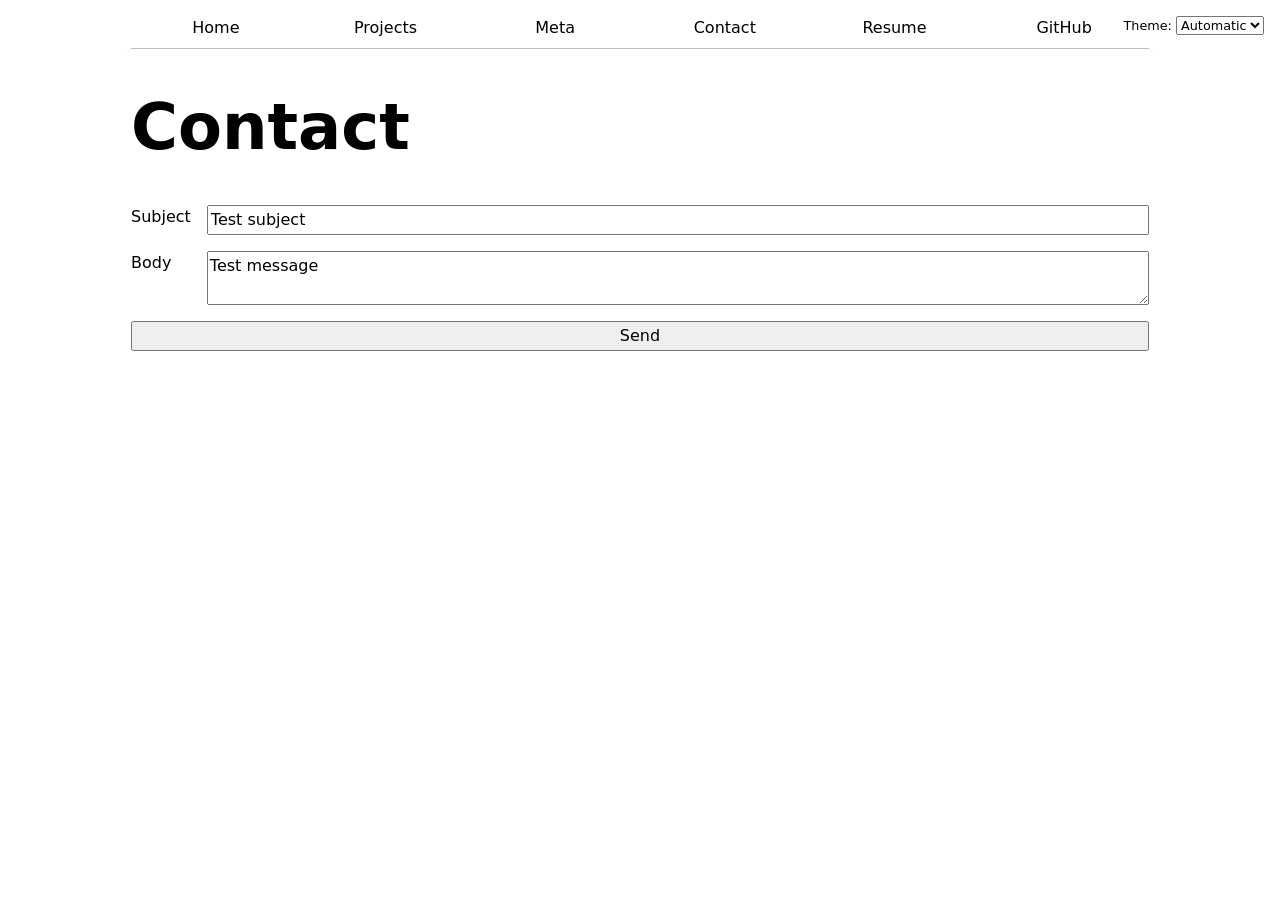
<file: contact/index.html>
<!DOCTYPE html>
<html lang="en">
<head>
    <meta charset="UTF-8">
    <meta name="viewport" content="width=device-width, initial-scale=1.0">
    <title>Contact - Vipra Bindal</title>
    <link rel="stylesheet" href="../style.css">
</head>
<body>

    <h1>Contact</h1>

    <form action="mailto:viprabind@gmail.com">
        <label>Subject
            <input name="subject" value="Test subject">
        </label>

        <label>Body
            <textarea name="body">Test message</textarea>
        </label>

        <button>Send</button>
    </form>
    <script type="module" src="../global.js"></script>
</body>
</html>
</file>
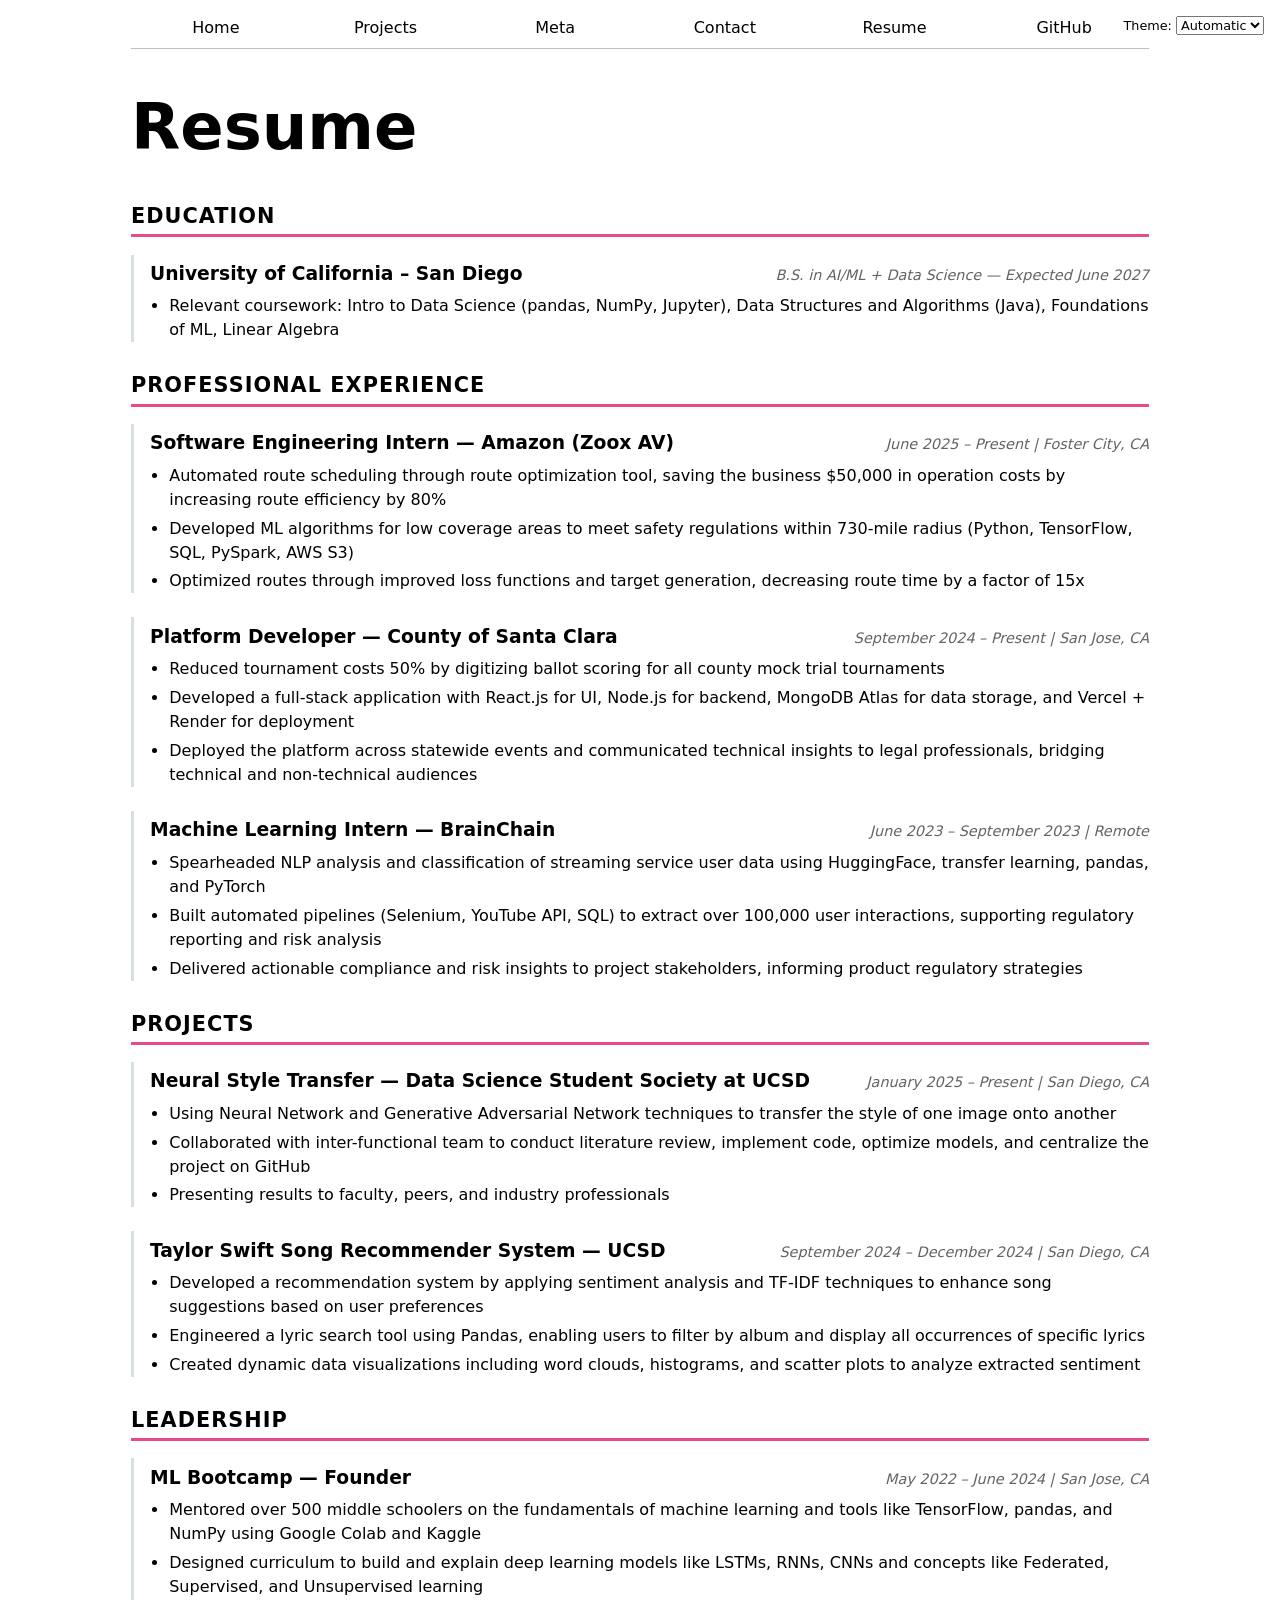
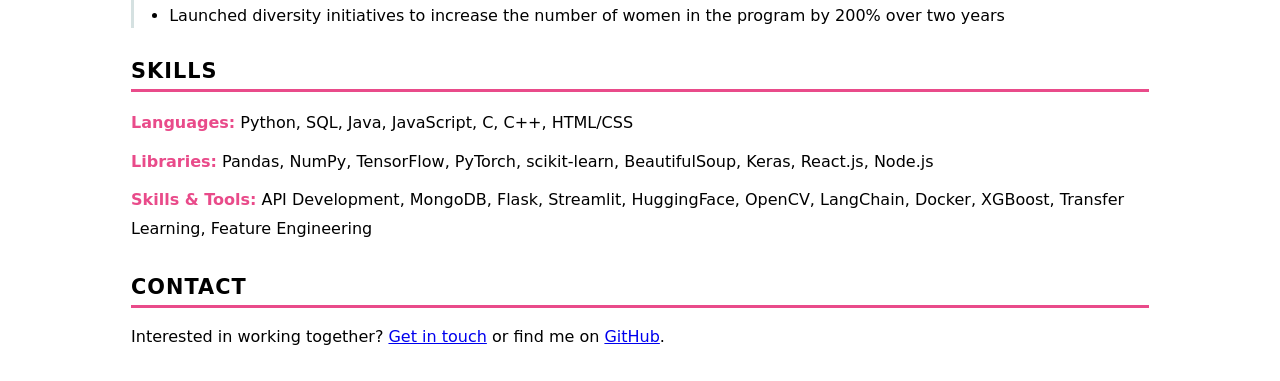
<file: resume/index.html>
<!DOCTYPE html>
<html lang="en">
<head>
    <meta charset="UTF-8">
    <meta name="viewport" content="width=device-width, initial-scale=1.0">
    <title>Resume - Vipra Bindal</title>
    <link rel="stylesheet" href="../style.css">
</head>
<body>
    <h1>Resume</h1>

    <section>
        <h2>Education</h2>

        <article>
            <header>
                <h3>University of California &ndash; San Diego</h3>
                <p>
                    B.S. in AI/ML + Data Science &mdash;
                    Expected <time datetime="2027-06">June 2027</time>
                </p>
            </header>
            <ul>
                <li>Relevant coursework: Intro to Data Science (pandas, NumPy, Jupyter), Data Structures and Algorithms (Java), Foundations of ML, Linear Algebra</li>
            </ul>
        </article>
    </section>

    <section>
        <h2>Professional Experience</h2>

        <article>
            <header>
                <h3>Software Engineering Intern &mdash; Amazon (Zoox AV)</h3>
                <p>
                    <time datetime="2025-06">June 2025</time> &ndash; Present
                    | Foster City, CA
                </p>
            </header>
            <ul>
                <li>Automated route scheduling through route optimization tool, saving the business $50,000 in operation costs by increasing route efficiency by 80%</li>
                <li>Developed ML algorithms for low coverage areas to meet safety regulations within 730-mile radius (Python, TensorFlow, SQL, PySpark, AWS S3)</li>
                <li>Optimized routes through improved loss functions and target generation, decreasing route time by a factor of 15x</li>
            </ul>
        </article>

        <article>
            <header>
                <h3>Platform Developer &mdash; County of Santa Clara</h3>
                <p>
                    <time datetime="2024-09">September 2024</time> &ndash; Present
                    | San Jose, CA
                </p>
            </header>
            <ul>
                <li>Reduced tournament costs 50% by digitizing ballot scoring for all county mock trial tournaments</li>
                <li>Developed a full-stack application with React.js for UI, Node.js for backend, MongoDB Atlas for data storage, and Vercel + Render for deployment</li>
                <li>Deployed the platform across statewide events and communicated technical insights to legal professionals, bridging technical and non-technical audiences</li>
            </ul>
        </article>

        <article>
            <header>
                <h3>Machine Learning Intern &mdash; BrainChain</h3>
                <p>
                    <time datetime="2023-06">June 2023</time> &ndash;
                    <time datetime="2023-09">September 2023</time>
                    | Remote
                </p>
            </header>
            <ul>
                <li>Spearheaded NLP analysis and classification of streaming service user data using HuggingFace, transfer learning, pandas, and PyTorch</li>
                <li>Built automated pipelines (Selenium, YouTube API, SQL) to extract over 100,000 user interactions, supporting regulatory reporting and risk analysis</li>
                <li>Delivered actionable compliance and risk insights to project stakeholders, informing product regulatory strategies</li>
            </ul>
        </article>
    </section>

    <section>
        <h2>Projects</h2>

        <article>
            <header>
                <h3>Neural Style Transfer &mdash; Data Science Student Society at UCSD</h3>
                <p>
                    <time datetime="2025-01">January 2025</time> &ndash; Present
                    | San Diego, CA
                </p>
            </header>
            <ul>
                <li>Using Neural Network and Generative Adversarial Network techniques to transfer the style of one image onto another</li>
                <li>Collaborated with inter-functional team to conduct literature review, implement code, optimize models, and centralize the project on GitHub</li>
                <li>Presenting results to faculty, peers, and industry professionals</li>
            </ul>
        </article>

        <article>
            <header>
                <h3>Taylor Swift Song Recommender System &mdash; UCSD</h3>
                <p>
                    <time datetime="2024-09">September 2024</time> &ndash;
                    <time datetime="2024-12">December 2024</time>
                    | San Diego, CA
                </p>
            </header>
            <ul>
                <li>Developed a recommendation system by applying sentiment analysis and TF-IDF techniques to enhance song suggestions based on user preferences</li>
                <li>Engineered a lyric search tool using Pandas, enabling users to filter by album and display all occurrences of specific lyrics</li>
                <li>Created dynamic data visualizations including word clouds, histograms, and scatter plots to analyze extracted sentiment</li>
            </ul>
        </article>
    </section>

    <section>
        <h2>Leadership</h2>

        <article>
            <header>
                <h3>ML Bootcamp &mdash; Founder</h3>
                <p>
                    <time datetime="2022-05">May 2022</time> &ndash;
                    <time datetime="2024-06">June 2024</time>
                    | San Jose, CA
                </p>
            </header>
            <ul>
                <li>Mentored over 500 middle schoolers on the fundamentals of machine learning and tools like TensorFlow, pandas, and NumPy using Google Colab and Kaggle</li>
                <li>Designed curriculum to build and explain deep learning models like LSTMs, RNNs, CNNs and concepts like Federated, Supervised, and Unsupervised learning</li>
                <li>Launched diversity initiatives to increase the number of women in the program by 200% over two years</li>
            </ul>
        </article>
    </section>

    <section>
        <h2>Skills</h2>
        <ul>
            <li><strong>Languages:</strong> Python, SQL, Java, JavaScript, C, C++, HTML/CSS</li>
            <li><strong>Libraries:</strong> Pandas, NumPy, TensorFlow, PyTorch, scikit-learn, BeautifulSoup, Keras, React.js, Node.js</li>
            <li><strong>Skills &amp; Tools:</strong> API Development, MongoDB, Flask, Streamlit, HuggingFace, OpenCV, LangChain, Docker, XGBoost, Transfer Learning, Feature Engineering</li>
        </ul>
    </section>

    <section>
        <h2>Contact</h2>
        <p>Interested in working together? <a href="../contact/">Get in touch</a> or find me on <a href="https://github.com/vipra-b" target="_blank">GitHub</a>.</p>
    </section>
<script type="module" src="../global.js"></script>
</body>
</html>
</file>
<file: style.css>
/* Step 2.4: Accent color */
html {
    --color-accent: oklch(65% 50% 0);
    accent-color: var(--color-accent);
    color-scheme: light dark;
}

/* Step 1: Typography and content width */
body {
    font: 100%/1.5 system-ui;
    max-width: 100ch;
    margin-inline: max(1em, (100% - 100ch) / 2);
}

/* Step 4.4: Heading defaults */
h1 {
    font-size: 400%;
}

h1, h2, h3, h4, h5, h6 {
    line-height: 1.1;
    text-wrap: balance;
}

/* Step 2: Navigation bar */
nav {
    display: flex;
    margin-bottom: 1em;
    --border-color: oklch(50% 10% 200 / 40%);
    border-bottom: 1px solid var(--border-color);
}

nav a {
    flex: 1;
    text-decoration: none;
    color: inherit;
    text-align: center;
    padding: 0.5em;
}

nav a.current {
    border-bottom: 0.4em solid var(--border-color);
    padding-bottom: 0.1em;
}

nav a:hover {
    border-bottom: 0.4em solid var(--color-accent);
    padding-bottom: 0.1em;
    background-color: color-mix(in oklch, var(--color-accent), canvas 85%);
}

/* Step 3: Contact form grid layout */
form {
    display: grid;
    grid-template-columns: auto 1fr;
    gap: 1em;
}

form label {
    display: grid;
    grid-template-columns: subgrid;
    grid-column: 1 / -1;
}

form button {
    grid-column: 1 / -1;
}

input, textarea, button, select {
    font: inherit;
}

.color-scheme {
    position: fixed;
    top: 1rem;
    right: 1rem;
    font-size: 80%;
}


#profile-stats.profile-stats {
    margin: 1.5em 0;
    --profile-stats-border: oklch(50% 10% 200 / 40%);
    border: 1px solid var(--profile-stats-border);
    border-radius: 0.4em;
    padding: 0.35em 0.75em 0.75em;
    background: color-mix(in oklch, canvas, var(--color-accent) 3%);
}

.profile-stats details[open] {
    padding-bottom: 0.15em;
}

.profile-stats__header {
    display: list-item;
    cursor: pointer;
    font-weight: 600;
    font-size: 1.05em;
    list-style: none;
    padding: 0.2em 0.25em;
    border-radius: 0.25em;
}

.profile-stats__header::after {
    content: " \25BE";
    float: right;
    opacity: 0.7;
    transition: transform 0.15s ease;
}

details[open] .profile-stats__header::after {
    transform: rotate(180deg);
}

.profile-stats__content {
    margin-top: 0.6em;
}

.profile-stats__content dl {
    display: grid;
    grid-template-columns: repeat(4, 1fr);
    gap: 0.4em 0.75em;
    margin: 0;
    padding: 0;
}

.profile-stats__content dt {
    grid-row: 1;
    margin: 0;
    font-weight: 600;
    font-size: 0.85em;
    text-align: center;
    color: color-mix(in oklch, canvastext 70%, var(--color-accent) 30%);
}

.profile-stats__content dd {
    grid-row: 2;
    margin: 0;
    font-size: 1.25em;
    font-weight: 600;
    text-align: center;
    font-variant-numeric: tabular-nums;
}

/* Lab 5: project year */
.project-text {
    min-width: 0;
}

.project-year {
    margin: 0.35em 0 0;
    font-family: Baskerville, "Times New Roman", serif;
    font-variant-numeric: oldstyle-nums;
    color: oklch(50% 0.02 260);
    font-size: 0.95em;
}

/* Lab 5: D3 pie + legend */
.projects-chart-container {
    display: flex;
    flex-wrap: wrap;
    align-items: center;
    gap: 1rem 1.5rem;
    margin-block: 0.5rem 1rem;
}

#projects-pie-plot {
    max-width: 20em;
    flex: 0 0 auto;
    margin-block: 0;
    overflow: visible;
}

#projects-pie-plot:has(path:hover) path:not(:hover) {
    opacity: 0.5;
}

#projects-pie-plot path {
    transition: opacity 300ms ease, fill 200ms ease, filter 200ms ease;
    cursor: pointer;
}

/* Year selection: keep all slices; highlight one, mute the rest */
#projects-pie-plot path.pie-slice--selected {
    fill: oklch(72% 0.26 350) !important;
    opacity: 1;
    filter: none;
}

#projects-pie-plot path.pie-slice--muted {
    opacity: 0.42;
    filter: grayscale(0.65);
}

.legend {
    flex: 1;
    min-width: 12em;
    list-style: none;
    margin: 0;
    padding: 0.65em 0.85em;
    display: grid;
    grid-template-columns: repeat(auto-fill, minmax(9em, 1fr));
    gap: 0.5em 0.85em;
    border: 1px solid oklch(50% 10% 200 / 40%);
    border-radius: 0.35em;
    background: color-mix(in oklch, canvas, var(--color-accent) 3%);
}

.legend__item {
    display: flex;
    align-items: center;
    gap: 0.45em;
    cursor: pointer;
    margin: 0;
}

.legend__item .swatch {
    flex: 0 0 auto;
    width: 0.75em;
    aspect-ratio: 1 / 1;
    border-radius: 2px;
    background-color: var(--color);
    display: inline-block;
}

.legend__item--selected {
    --color: oklch(72% 0.26 350) !important;
    opacity: 1;
    filter: none;
}

.legend__item--muted {
    opacity: 0.48;
    filter: grayscale(0.55);
}

.searchBar {
    width: min(100%, 28rem);
    margin-bottom: 1em;
    font: inherit;
    padding: 0.45em 0.65em;
    border-radius: 0.35em;
    border: 1px solid oklch(50% 10% 200 / 40%);
}

/* Step 4: Projects grid */
.projects {
    display: grid;
    grid-template-columns: repeat(auto-fill, minmax(15em, 1fr));
    gap: 1em;
}

.projects article {
    display: grid;
    grid-template-rows: subgrid;
    grid-row: span 3;
}

.projects article > :is(h1, h2, h3, h4, h5, h6) {
    margin: 0;
}

.projects article img {
    width: 100%;
    height: auto;
}

/* Step 5: Resume page */
section {
    margin-bottom: 2em;
}

section h2 {
    border-bottom: 3px solid var(--color-accent);
    padding-bottom: 0.3em;
    text-transform: uppercase;
    font-size: 1.3em;
    letter-spacing: 0.05em;
}

section article {
    border-left: 3px solid oklch(90% 3% 200);
    padding-left: 1em;
    margin-bottom: 1.5em;
    transition: border-color 0.2s;
}

section article:hover {
    border-left-color: var(--color-accent);
}

article header {
    display: flex;
    flex-wrap: wrap;
    justify-content: space-between;
    align-items: baseline;
}

article header h3 {
    margin-bottom: 0;
    margin-top: 0.5em;
}

article header p {
    margin-top: 0.5em;
    margin-bottom: 0;
    color: oklch(50% 0% 0);
    font-style: italic;
    font-size: 0.9em;
}

article ul {
    margin-top: 0.5em;
    padding-left: 1.2em;
}

article li {
    margin-bottom: 0.3em;
}

/* Skills section: tag-style layout */
section:has(> ul > li > strong) > ul {
    list-style: none;
    padding-left: 0;
}

section:has(> ul > li > strong) > ul li {
    margin-bottom: 0.6em;
    line-height: 1.8;
}

section:has(> ul > li > strong) > ul li strong {
    color: var(--color-accent);
}

/* Contact link at bottom of resume */
section:last-child p {
    font-size: 1.1em;
}

section:last-child a {
    color: var(--color-accent);
    font-weight: bold;
}

section:last-child a:hover {
    text-decoration: underline;
}

/* Lab 6: meta page — summary stats */
.stats {
    display: grid;
    grid-template-columns: auto 1fr;
    gap: 0.35em 1em;
    margin: 1em 0 1.25em;
    padding: 0;
    max-width: 42rem;
}

.stats dt {
    margin: 0;
    font-weight: 600;
    font-size: 0.88em;
    color: color-mix(in oklch, canvastext 65%, var(--color-accent) 35%);
}

.stats dd {
    margin: 0;
    font-variant-numeric: tabular-nums;
}

.language-breakdown.stats {
    max-width: none;
}

dl.info {
    display: grid;
    grid-template-columns: auto 1fr;
    gap: 0.3em 1em;
    margin: 0;
    padding: 0.65em 0.85em;
    transition-duration: 500ms;
    transition-property: opacity, visibility;
}

dl.info dt {
    margin: 0;
    font-weight: 600;
    font-size: 0.88em;
    color: color-mix(in oklch, canvastext 65%, var(--color-accent) 35%);
}

dl.info dd {
    margin: 0;
}

dl.info[hidden]:not(:hover, :focus-within) {
    opacity: 0;
    visibility: hidden;
}

.tooltip {
    position: fixed;
    top: 1em;
    left: 1em;
    z-index: 100;
    pointer-events: none;
    max-width: min(22rem, calc(100vw - 2rem));
    background-color: color-mix(in oklch, canvas 92%, canvastext 8%);
    border: 1px solid oklch(50% 10% 200 / 35%);
    border-radius: 0.45em;
    box-shadow: 0 0.35em 1em oklch(0% 0 0 / 12%);
    backdrop-filter: blur(6px);
}

#chart svg {
    display: block;
    width: 100%;
    max-width: 100%;
    height: auto;
}

#chart .gridlines line {
    stroke: oklch(55% 12% 250 / 22%);
}

#chart circle {
    transition: 200ms;
    transform-origin: center;
    transform-box: fill-box;
    cursor: pointer;
}

#chart circle:hover {
    transform: scale(1.5);
}

#chart circle.selected {
    fill: #ff6b6b !important;
}

@keyframes marching-ants {
    to {
        stroke-dashoffset: -8;
    }
}

.selection {
    fill-opacity: 0.1;
    stroke: black;
    stroke-opacity: 0.7;
    stroke-dasharray: 5 3;
    animation: marching-ants 2s linear infinite;
}
</file>
